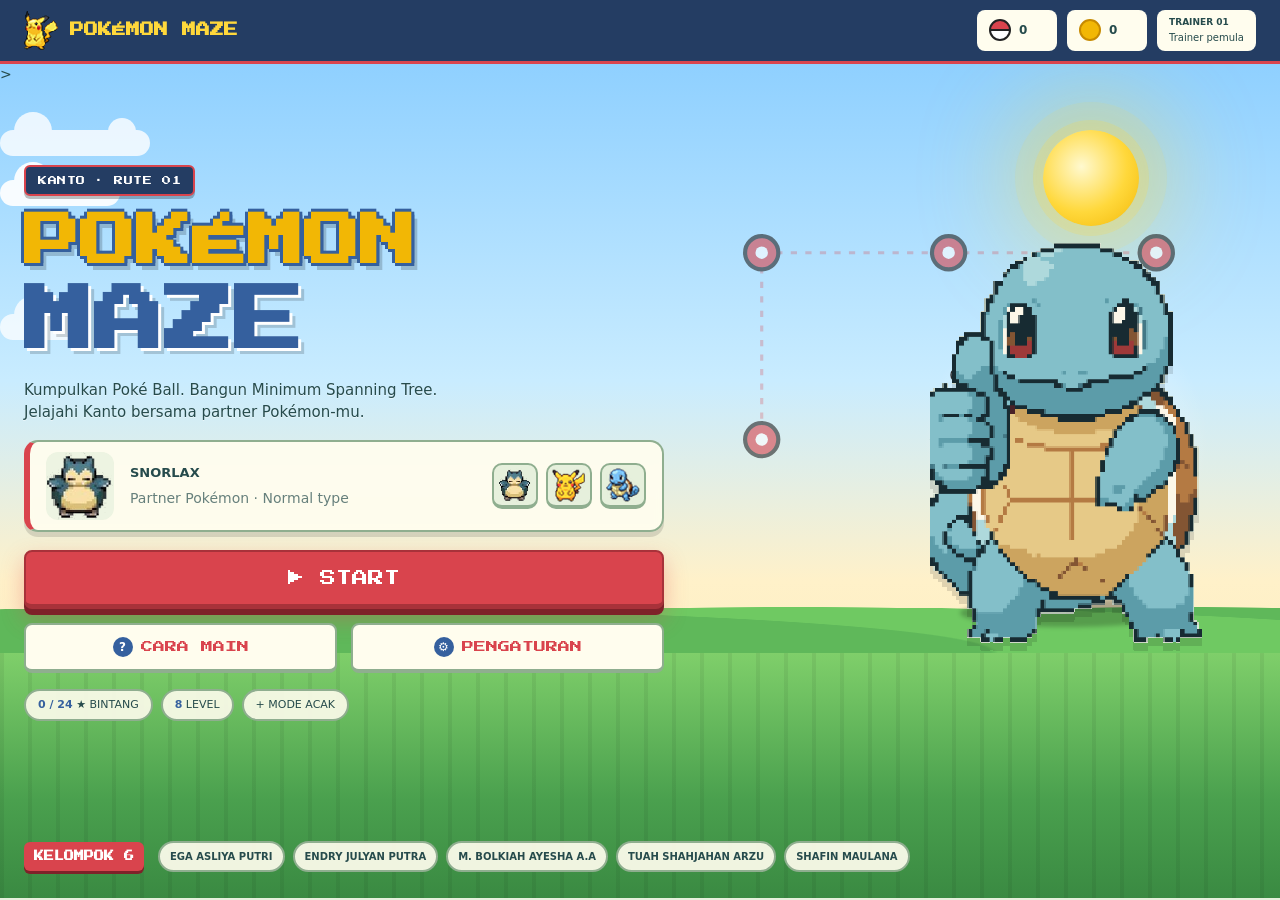
<file: index.html>
<!doctype html>
<html lang="id">
  <head>
    <meta charset="utf-8" />
    <meta
      name="viewport"
      content="width=device-width, initial-scale=1, viewport-fit=cover"
    />
    <title>Pokémon Maze · Minimum Spanning Tree</title>
    <link
      href="https://fonts.googleapis.com/css2?family=Press+Start+2P&display=swap"
      rel="stylesheet"
    />
    <link rel="stylesheet" href="css/style.css" />
    <link rel="stylesheet" href="css/lobby.css" />
    <link rel="stylesheet" href="css/victory.css" />
    <script>try{document.documentElement.dataset.theme=localStorage.getItem('pokemon-maze:theme')==='dark'?'dark':'light'}catch(e){}</script>
  </head>
  <body>
    <!-- ===== HEADER ===== -->
    <header>
      <img src="assets/ui/pikachu-logo.png" alt="" />
      <b class="px">POKÉMON MAZE</b>

      <span class="hdr-title" id="hdrTitle">HOW TO PLAY</span>

      <div class="hud">
        <div class="chip pts"><i class="ball"></i><b id="hB">0</b></div>
        <div class="chip pts"><i class="coin"></i><b id="hC">0</b></div>
        <div class="chip tr">
          <small>TRAINER 01</small><span>Trainer pemula</span>
        </div>
      </div>

      <!-- Hamburger menu: hanya tampil saat bermain -->
      <div class="menu-wrap" id="menuWrap">
        <button
          class="menu-btn"
          id="menuBtn"
          aria-label="Menu permainan"
          aria-haspopup="true"
          aria-expanded="false"
          aria-controls="menuList"
        >
          ☰
        </button>
        <div class="menu-list card" id="menuList" role="menu">
          <button class="btn" role="menuitem" data-action="restart">
            ↻ ULANGI
          </button>
          <button class="btn" role="menuitem" data-action="menu">⌂ MENU</button>
        </div>
      </div>
    </header>

    <!-- ===== LOBBY ===== -->
    <main id="lobby">
      <!-- Latar dekoratif (semua CSS) -->
      <div class="lob-sky" aria-hidden="true">
        <i class="lob-stars"></i>
        <i class="lob-sun"></i>
        <i class="cloud c1"></i><i class="cloud c2"></i><i class="cloud c3"></i>
        <svg class="lob-graph" viewBox="0 0 520 340">
          <path class="gx" d="M70 70L250 70M250 70L450 70M70 70L70 250M250 250L450 250" />
          <path class="ge e1" d="M70 70L250 70" />
          <path class="ge e2" d="M250 70L450 70" />
          <path class="ge e3" d="M250 70L250 250" />
          <path class="ge e4" d="M250 250L70 250" />
          <path class="ge e5" d="M450 70L450 250" />
          <path class="ge e6" d="M70 250L70 70" />
          <g class="gn"><circle cx="70" cy="70" r="16" fill="#d9444d" stroke="#222" stroke-width="4" /><circle cx="70" cy="70" r="6" fill="#fff" /></g>
          <g class="gn"><circle cx="250" cy="70" r="16" fill="#d9444d" stroke="#222" stroke-width="4" /><circle cx="250" cy="70" r="6" fill="#fff" /></g>
          <g class="gn"><circle cx="450" cy="70" r="16" fill="#d9444d" stroke="#222" stroke-width="4" /><circle cx="450" cy="70" r="6" fill="#fff" /></g>
          <g class="gn"><circle cx="70" cy="250" r="16" fill="#d9444d" stroke="#222" stroke-width="4" /><circle cx="70" cy="250" r="6" fill="#fff" /></g>
          <g class="gn"><circle cx="250" cy="250" r="16" fill="#d9444d" stroke="#222" stroke-width="4" /><circle cx="250" cy="250" r="6" fill="#fff" /></g>
          <g class="gn"><circle cx="450" cy="250" r="16" fill="#d9444d" stroke="#222" stroke-width="4" /><circle cx="450" cy="250" r="6" fill="#fff" /></g>
        </svg>
        ><i class="fball f4"></i><i class="fball f5"></i>
        <div class="lob-ground"></div>
      </div>

      <div class="lw">
        <div class="l">
          <span class="lob-tag px" style="--i: 0">KANTO · RUTE 01</span>
          <h1 class="px">
            <span class="y">POKÉMON</span><span class="bl">MAZE</span>
          </h1>
          <p class="sub" style="--i: 2">
            Kumpulkan Poké Ball. Bangun Minimum Spanning Tree.<br />Jelajahi
            Kanto bersama partner Pokémon-mu.
          </p>
          <div class="partner" style="--i: 3">
            <img id="pc" src="assets/characters/snorlax/down.png" alt="" />
            <div>
              <b id="partnerName">SNORLAX</b
              ><span id="partnerInfo">Partner Pokémon · Normal type</span>
            </div>
            <div class="party" role="group" aria-label="Pilih partner">
              <button class="party-btn" data-id="snorlax" aria-label="Snorlax">
                <img src="assets/characters/snorlax/down.png" alt="" />
              </button>
              <button class="party-btn" data-id="pikachu" aria-label="Pikachu">
                <img src="assets/characters/pikachu/down.png" alt="" />
              </button>
              <button class="party-btn" data-id="squirtle" aria-label="Squirtle">
                <img src="assets/characters/squirtle/down.png" alt="" />
              </button>
            </div>
          </div>
          <button class="btn big" id="start" style="--i: 4">▶ START</button>
          <div class="two" style="--i: 5">
            <button class="btn" id="how"><span class="ico">?</span>CARA MAIN</button>
            <button class="btn" id="set"><span class="ico">⚙</span>PENGATURAN</button>
          </div>
          <div class="lob-stats" style="--i: 6">
            <span class="pill"><b id="lobStars">0 / 24</b> ★ BINTANG</span>
            <span class="pill"><b id="lobLevels">8</b> LEVEL</span>
            <span class="pill">+ MODE ACAK</span>
          </div>
        </div>
        <div class="hero">
          <img id="mascot" src="assets/ui/squirtle.png" alt="" />
        </div>
      </div>
      <footer class="foot">
        <b class="px foot-team">KELOMPOK 6</b>
        <div class="foot-names">
          <span>EGA ASLIYA PUTRI</span><span>ENDRY JULYAN PUTRA</span
          ><span>M. BOLKIAH AYESHA A.A</span><span>TUAH SHAHJAHAN ARZU</span
          ><span>SHAFIN MAULANA</span>
        </div>
      </footer>
    </main>

    <!-- ===== CARA MAIN (layar penuh, mengikuti docs/design/how-to-play.png) ===== -->
    <main id="howto">
      <div class="ht-wrap">
        <h1 class="px">HOW TO PLAY</h1>
        <p class="ht-lead">
          Sambungkan semua Poké Ball. Hemat budget. Buktikan strategi terbaikmu.
        </p>
        <p class="ht-note">
          Kontrol: WASD / tombol arah, atau klik node di sebelahmu. Menabrak
          tembok tidak mengurangi budget.
        </p>

        <div class="ht-steps">
          <section class="card">
            <span class="px ht-num">01</span>
            <h3>START → SEMUA BALL</h3>
            <p>
              Gerakkan partner-mu dari titik Start menyusuri koridor ke tiap
              Poké Ball (node). Sambungkan semuanya.<br />Bergerak hanya atas,
              bawah, kiri, kanan.
            </p>
          </section>
          <section class="card">
            <span class="px ht-num">02</span>
            <h3>JAGA BUDGET-MU</h3>
            <p>
              Budget = bobot MST + sedikit kelonggaran. Setiap petak edge baru
              mengurangi 1 budget; edge yang sudah dipasang gratis dilewati
              lagi. Jika sisa budget tak cukup untuk menyambung semua node,
              permainan berakhir.
            </p>
          </section>
          <section class="card">
            <span class="px ht-num">03</span>
            <h3>KEJAR SKOR TERBAIK</h3>
            <p>
              Semakin dekat bobot pohonmu ke bobot MST, semakin tinggi
              skornya.<br />Edge MST ditampilkan setelah permainan selesai.
            </p>
          </section>
        </div>

        <div class="ht-info">
          <section class="card">
            <h4>KENAPA SPANNING TREE?</h4>
            <p>
              Semua node terhubung dan tidak membentuk siklus. Edge yang menutup
              siklus ditolak dan pemain terpental balik. Hanya ada satu jalur
              sederhana antar dua node.
            </p>
            <div class="ht-tree">
              <svg
                viewBox="0 0 304 124"
                role="img"
                aria-label="Contoh graf pohon"
              >
                <g stroke="#4f9a4a" stroke-width="4" stroke-linecap="round">
                  <path
                    d="M33 37H113M113 37H193M193 37H273M113 37V97M193 37V97"
                  />
                </g>
                <rect
                  x="23"
                  y="27"
                  width="20"
                  height="20"
                  rx="2"
                  fill="#d9444d"
                />
                <rect
                  x="103"
                  y="27"
                  width="20"
                  height="20"
                  rx="2"
                  fill="#7dac5a"
                />
                <rect
                  x="183"
                  y="27"
                  width="20"
                  height="20"
                  rx="2"
                  fill="#7dac5a"
                />
                <rect
                  x="263"
                  y="27"
                  width="20"
                  height="20"
                  rx="2"
                  fill="#35609e"
                />
                <rect
                  x="103"
                  y="87"
                  width="20"
                  height="20"
                  rx="2"
                  fill="#7dac5a"
                />
                <rect
                  x="183"
                  y="87"
                  width="20"
                  height="20"
                  rx="2"
                  fill="#7dac5a"
                />
              </svg>
              <b>TERHUBUNG<br />TANPA SIKLUS<br />SATU JALUR UNIK</b>
            </div>
            <small>Ilustrasi graf pohon; bukan peta permainan.</small>
          </section>
          <section class="card">
            <h4>SKOR &amp; BINTANG</h4>
            <p class="ht-formula">
              Skor = maks(0, 1000 − 25 × bobot ekstra − 50 × petunjuk)
            </p>
            <p>Bobot ekstra = bobot pohonmu − bobot MST.</p>
            <dl class="ht-stars">
              <dt>3 BINTANG</dt>
              <dd>Sama dengan bobot MST.</dd>
              <dt>2 BINTANG</dt>
              <dd>Maksimal 25% lebih berat dari MST.</dd>
              <dt>1 BINTANG</dt>
              <dd>Semua node terhubung, tetapi lebih dari 25% di atas MST.</dd>
            </dl>
          </section>
        </div>
      </div>

      <footer class="ht-foot">
        <button class="btn" id="howBack">MAIN MENU</button>
        <div class="ht-meta">
          <b>KANTO / RUTE 01</b><span>Setiap langkah berarti.</span
          ><span>POKÉMON MAZE &nbsp;•&nbsp; SOLO</span>
        </div>
      </footer>
    </main>

    <!-- ===== GAME ===== -->
    <section id="game">
      <div id="board">
        <canvas id="cv"></canvas>
        <div class="pad">
          <span></span><button data-d="u">▲</button><span></span>
          <button data-d="l">◀</button><button data-d="d">▼</button
          ><button data-d="r">▶</button>
        </div>
      </div>

      <aside id="panel">
        <div class="card">
          <b class="px" id="lname"></b>
          <div class="st">
            <div>Total node<b id="sN"></b></div>
            <div>Dikunjungi<b id="sV"></b></div>
            <div>Belum dikunjungi<b id="sU"></b></div>
            <div>Total move<b id="sM"></b></div>
            <div>Sisa budget<b id="sB"></b></div>
            <div>Bobot perjalanan<b id="sW"></b></div>
            <div>Bobot MST<b id="sT"></b></div>
            <div>Siklus ditolak<b id="sP"></b></div>
          </div>
          <div class="bar"><i id="bar"></i></div>
        </div>

        <div class="card">
          <b>INFORMASI ALGORITMA</b>
          <p class="algo-info">
            Bangun pohon rentang dengan menghubungkan node baru menggunakan edge
            berbobot minimum (algoritma Prim).
          </p>
        </div>

        <div class="card">
          <b class="small"
            >Bobot termurah dari pohonmu (posisi: <span id="dFrom"></span>)</b
          >
          <div id="dl" class="dl"></div>
          <div id="dnote" class="dn"></div>
          <div class="row">
            <button class="btn" id="hint">💡 PETUNJUK</button>
            <button class="btn" id="dtg">JARAK: OFF</button>
          </div>
          <p id="hmsg" class="hm"></p>
        </div>

        <div class="card lg">
          <span><u style="background: #d9444d"></u>Node belum</span>
          <span><u style="background: #f2b705"></u>Node dikunjungi</span>
          <span><i style="background: #2e9b4a"></i>Edge MST (Prim)</span>
          <span><i style="background: #d9444d"></i>Edge ditolak (siklus)</span>
          <span><i style="background: #b08a4a"></i>Edge belum diambil</span>
          <span><i style="background: #2f6fe0"></i>Pohonmu</span>
          <span><i style="background: #8a4dff"></i>Petunjuk</span>
        </div>
      </aside>
    </section>

    <!-- ===== DIALOG ===== -->
    <div id="ov"><div class="card" id="ovc"></div></div>

    <script type="module" src="js/main.js"></script>
  </body>
</html>
</file>
<file: css/style.css>
/* =====================================================
   DAFTAR ISI
   1. Variabel & dasar      5. Lobby
   2. Komponen umum         6. Game (papan & panel)
   3. Header & hamburger    7. Dialog (overlay)
   4. Pergantian layar      8. Responsif
   ===================================================== */

/* ---------- 1. Variabel & dasar ---------- */
:root {
  --bg: #e6f0dc;
  --card: #fffdee;
  --ink: #264b4c;
  --line: #8fae8f;
  --navy: #243d63;
  --red: #d9444d;
  --blue: #35609e;
}
:root[data-theme="dark"] {
  color-scheme: dark;
  --bg: #1d2b23;
  --card: #26372d;
  --ink: #e6efd9;
  --line: #4f6e5a;
}

* {
  box-sizing: border-box;
}

body {
  margin: 0;
  background: var(--bg);
  color: var(--ink);
  font:
    14px/1.5 system-ui,
    -apple-system,
    "Segoe UI",
    sans-serif;
}

.px {
  font-family: "Press Start 2P", monospace;
}

/* ---------- 2. Komponen umum ---------- */
.card {
  background: var(--card);
  border: 2px solid var(--line);
  border-radius: 10px;
  padding: 12px;
}

.btn {
  font-family: "Press Start 2P", monospace;
  font-size: 11px;
  background: var(--card);
  color: var(--red);
  border: 2px solid var(--line);
  border-bottom-width: 5px;
  border-radius: 8px;
  padding: 12px 14px;
  cursor: pointer;
}
.btn:active {
  transform: translateY(2px);
  border-bottom-width: 3px;
}
.btn:disabled {
  opacity: 0.5;
  cursor: not-allowed;
}
.btn.is-selected {
  background: var(--bg);
}
.btn.big {
  background: var(--red);
  color: #fff;
  border-color: #a8323a;
  width: 100%;
  font-size: 14px;
  padding: 16px;
}

.row {
  display: flex;
  gap: 8px;
  flex-wrap: wrap;
  margin-top: 10px;
}
.row .btn {
  flex: 1;
}

/* ---------- 3. Header & hamburger ---------- */
header {
  position: sticky;
  top: 0;
  z-index: 5;
  background: var(--navy);
  border-bottom: 3px solid var(--red);
  padding: calc(10px + env(safe-area-inset-top, 0px)) 24px 10px;
  display: flex;
  align-items: center;
  gap: 12px;
  color: #ffd83b;
}
header img {
  width: 34px;
  height: 40px;
  object-fit: contain;
  image-rendering: pixelated;
}
header > b {
  font-size: 14px;
}

.hud {
  margin-left: auto;
  display: flex;
  gap: 10px;
}
.chip {
  background: #fffdee;
  color: #264b4c;
  border-radius: 8px;
  padding: 6px 12px;
  display: flex;
  align-items: center;
  gap: 8px;
  font-size: 12px;
  min-width: 80px;
}
.chip.tr {
  flex-direction: column;
  align-items: flex-start;
  gap: 0;
}
.chip small {
  font-weight: 700;
  font-size: 9px;
}
.chip span {
  font-size: 10px;
}

.ball,
.coin {
  width: 22px;
  height: 22px;
  border-radius: 50%;
}
.ball {
  background: linear-gradient(#d9444d 42%, #222 42% 56%, #fff 56%);
  border: 2px solid #222;
}
.coin {
  background: #f2b705;
  border: 2px solid #c78a00;
}

/* Hamburger menu (☰) */
.menu-wrap {
  position: relative;
}
.menu-btn {
  width: 42px;
  height: 42px;
  font-size: 22px;
  line-height: 1;
  color: #ffd83b;
  background: transparent;
  border: 2px solid #ffd83b;
  border-radius: 8px;
  cursor: pointer;
}
.menu-btn:hover,
.menu-btn[aria-expanded="true"] {
  background: rgba(255, 216, 59, 0.15);
}

.menu-list {
  display: none;
  position: absolute;
  right: 0;
  top: calc(100% + 8px);
  z-index: 6;
  min-width: 190px;
  flex-direction: column;
  gap: 8px;
  padding: 10px;
  box-shadow: 0 6px 18px rgba(0, 0, 0, 0.3);
}
.menu-list.open {
  display: flex;
}
.menu-list .btn {
  width: 100%;
  text-align: left;
  color: var(--ink);
}

/* ---------- 4. Pergantian layar ----------
   JS hanya menambah/menghapus class "in-game" pada <body>. */
body.in-game #lobby {
  display: none;
}
body:not(.in-game) #game {
  display: none;
}
body:not(.in-game) .menu-wrap {
  display: none;
}
body.in-game .chip.pts {
  display: none;
} /* poin hanya tampil di lobby */

/* Layar "Cara Main": class "in-howto" */
body.in-howto #lobby,
body.in-howto .hud,
body.in-howto .menu-wrap {
  display: none;
}
body:not(.in-howto) #howto,
body:not(.in-howto) .hdr-title {
  display: none;
}

/* ---------- 5. Lobby ---------- */
#lobby {
  min-height: calc(100vh - 66px);
  display: flex;
  flex-direction: column;
  background:
    conic-gradient(
        rgba(255, 255, 255, 0.25) 25%,
        transparent 0 50%,
        rgba(255, 255, 255, 0.25) 0 75%,
        transparent 0
      )
      0 0 / 96px 96px,
    var(--bg);
}
.lw {
  flex: 1;
  display: flex;
  flex-wrap: wrap;
  align-items: center;
  justify-content: space-between;
  gap: 40px;
  padding: 48px 24px 56px;
  max-width: 1280px;
  margin: 0 auto;
  width: 100%;
}
.lw .l {
  flex: 1 1 380px;
  max-width: 690px;
}

#lobby h1 {
  margin: 0 0 20px;
  line-height: 1.1;
}
#lobby h1 span {
  display: block;
}
.y {
  font-size: clamp(32px, 6vw, 52px);
  color: #f2b705;
  text-shadow:
    -3px 0 var(--blue),
    3px 0 var(--blue),
    0 -3px var(--blue),
    0 3px var(--blue),
    3px 3px 0 var(--blue);
}
.bl {
  font-size: clamp(38px, 7vw, 64px);
  color: var(--blue);
  margin-top: 10px;
}
.sub {
  margin: 0 0 14px;
  font-size: 15px;
  opacity: 0.85;
}

.partner {
  display: flex;
  gap: 16px;
  align-items: center;
  background: var(--card);
  border: 2px solid var(--line);
  border-left: 6px solid var(--red);
  border-radius: 12px;
  padding: 10px 16px;
  margin: 0 0 16px;
}
.partner img {
  width: 64px;
  height: 64px;
  object-fit: contain;
  image-rendering: pixelated;
}
.partner b {
  display: block;
  font-size: 13px;
  margin-bottom: 6px;
}
.partner span {
  opacity: 0.7;
}

.two {
  display: grid;
  grid-template-columns: 1fr 1fr;
  gap: 14px;
  margin-top: 14px;
}
.two .btn {
  color: var(--red);
  font-size: 12px;
  border-bottom-width: 2px;
}

#mascot {
  height: min(400px, 60vw);
  image-rendering: pixelated;
}

.foot {
  display: flex;
  flex-wrap: wrap;
  gap: 6px 30px;
  align-content: flex-end;
  padding: 40px max(24px, calc((100% - 1280px) / 2 + 24px)) 28px;
  font-size: 10px;
  font-weight: 700;
  background: #cee0ab;
  min-height: calc((100vh - 66px) * 0.25);
}
.foot span:first-child {
  flex-basis: 100%;
}
:root[data-theme="dark"] .foot {
  background: #2d4636;
}

/* ---------- 6. Game (papan & panel) ---------- */
#game {
  display: flex;
  flex-wrap: wrap;
  gap: 12px;
  max-width: 1500px;
  margin: 0 auto;
  padding: 12px;
}
#board {
  flex: 3 1 560px;
  min-width: 0;
}
canvas {
  width: 100%;
  display: block;
  image-rendering: pixelated;
  border: 3px solid var(--line);
  border-radius: 8px;
  background: #ead49a;
  touch-action: none;
}

/* Tombol arah di layar (hanya perangkat sentuh) */
.pad {
  display: none;
  grid-template-columns: repeat(3, 56px);
  gap: 6px;
  justify-content: center;
  margin: 10px 0;
}
.pad button {
  height: 56px;
  font-size: 20px;
  border-radius: 10px;
  border: 2px solid var(--line);
  background: var(--card);
  color: var(--ink);
}
@media (pointer: coarse) {
  .pad {
    display: grid;
  }
}

#panel {
  flex: 1 1 300px;
  max-width: 100%;
  display: flex;
  flex-direction: column;
  gap: 10px;
}
#lname {
  display: block;
  font-size: 11px;
}
.card b.small {
  font-size: 12px;
}

.st {
  display: grid;
  grid-template-columns: 1fr 1fr;
  gap: 6px;
  margin-top: 8px;
}
.st div {
  background: var(--bg);
  border-radius: 6px;
  padding: 6px 8px;
  font-size: 12px;
}
.st b {
  display: block;
  font-size: 15px;
}

.bar {
  height: 10px;
  background: var(--bg);
  border-radius: 5px;
  overflow: hidden;
  margin-top: 6px;
}
.bar i {
  display: block;
  height: 100%;
  width: 0;
  background: #4a9d52;
  transition: width 0.2s;
}

.algo-info {
  margin: 8px 0 0;
  font-size: 12px;
  background: var(--bg);
  border-radius: 6px;
  padding: 8px;
}

.dl {
  display: flex;
  flex-wrap: wrap;
  gap: 6px;
  margin-top: 8px;
}
.dl span {
  background: var(--bg);
  border-radius: 6px;
  padding: 3px 8px;
  font-size: 12px;
  border: 2px solid transparent;
}
.dl b {
  margin-right: 2px;
}
.dl .near {
  border-color: #2e9b4a;
}
.dn {
  font-size: 11px;
  opacity: 0.8;
  margin-top: 6px;
}

.hm {
  font-size: 12px;
  margin: 8px 0 0;
  background: var(--bg);
  border-radius: 6px;
  padding: 6px 8px;
}
.hm:empty {
  display: none;
}
#panel .row .btn {
  font-size: 10px;
  padding: 10px;
}

/* Legenda warna */
.lg {
  display: grid;
  grid-template-columns: 1fr 1fr;
  gap: 4px 8px;
  font-size: 11px;
}
.lg span {
  display: flex;
  align-items: center;
  gap: 6px;
}
.lg i {
  width: 18px;
  height: 6px;
  border-radius: 3px;
  flex: none;
}
.lg u {
  width: 12px;
  height: 12px;
  border-radius: 50%;
  flex: none;
}

/* ---------- 7. Dialog (overlay) ---------- */
#ov {
  position: fixed;
  inset: 0;
  z-index: 9;
  display: none;
  align-items: center;
  justify-content: center;
  padding: 16px;
  background: rgba(20, 30, 40, 0.65);
}
#ov.open {
  display: flex;
}
#ov .card {
  max-width: 520px;
  max-height: 90vh;
  overflow: auto;
}
#ov h2 {
  font-family: "Press Start 2P", monospace;
  font-size: 16px;
  line-height: 1.4;
  margin: 0 0 10px;
}

/* ---------- Dialog "Pilih Level" ---------- */

/* ---------- Dialog "Pengaturan" (kepala & tombol ✕ sama dengan Pilih Level) ---------- */
#ov .card:has(> .lv-dlg.set-dlg) {
  max-width: 560px;
}
.set-sec {
  margin: 0 0 24px;
}
.set-sec:last-child {
  margin-bottom: 0;
}
.set-label {
  display: flex;
  align-items: center;
  gap: 10px;
  margin: 0 0 12px;
  font: normal 10px/1.4 "Press Start 2P", monospace;
  color: color-mix(in srgb, var(--blue) 70%, var(--ink));
}
.set-label::after {
  content: "";
  flex: 1;
  border-top: 3px dotted var(--line);
}

.set-chars {
  display: grid;
  grid-template-columns: repeat(auto-fit, minmax(120px, 1fr));
  gap: 12px;
}
.set-seg {
  display: grid;
  grid-auto-flow: column;
  grid-auto-columns: minmax(0, 1fr);
  gap: 12px;
}

/* Tombol pilihan: --c = warna pilihan (diisi dari JS) */
.set-opt {
  --c: #4a9d52;
  position: relative;
  display: flex;
  flex-direction: column;
  align-items: center;
  justify-content: center;
  gap: 8px;
  padding: 12px 8px;
  text-align: center;
  font-family: "Press Start 2P", monospace;
  color: var(--ink);
  background: color-mix(in srgb, var(--bg) 55%, var(--card));
  border: 3px solid var(--line);
  border-bottom-width: 6px;
  border-radius: 12px;
  cursor: pointer;
  transition: transform 0.08s;
}
.set-opt:hover {
  transform: translateY(-2px);
  border-color: var(--c);
}
.set-opt:active {
  transform: translateY(2px);
  border-bottom-width: 4px;
}
.set-opt:focus-visible {
  outline: 3px solid var(--blue);
  outline-offset: 2px;
}
.set-opt.is-selected {
  border-color: var(--c);
  background: color-mix(in srgb, var(--c) 16%, var(--card));
}
.set-opt.is-selected::after {
  content: "✓";
  position: absolute;
  top: -10px;
  right: -8px;
  width: 22px;
  height: 22px;
  display: grid;
  place-items: center;
  font: 700 12px/1 system-ui, sans-serif;
  color: #fff;
  background: var(--c);
  border: 2px solid var(--card);
  border-radius: 50%;
}

.set-sprite {
  width: 60px;
  height: 60px;
  padding: 4px;
  object-fit: contain;
  image-rendering: pixelated;
  background: color-mix(in srgb, var(--c) 18%, transparent);
  border-radius: 10px;
}
.set-text {
  display: flex;
  flex-direction: column;
  align-items: center;
  gap: 4px;
  min-width: 0;
}
.set-name {
  font-weight: normal;
  font-size: 10px;
  line-height: 1.3;
}
.set-type {
  font: 11px/1.3 system-ui, sans-serif;
  opacity: 0.75;
}
.set-ico {
  font: 18px/1 system-ui, sans-serif;
  letter-spacing: 1px;
  color: var(--c);
}

@media (max-width: 480px) {
  .set-chars {
    grid-template-columns: 1fr;
  }
  .set-char {
    flex-direction: row;
    justify-content: flex-start;
    gap: 14px;
    padding: 10px 14px;
    text-align: left;
  }
  .set-char .set-text {
    align-items: flex-start;
  }
}
@media (prefers-reduced-motion: reduce) {
  .set-opt {
    transition: none;
  }
}

#ov .card:has(> .lv-dlg) {
  width: 100%;
  max-width: 780px;
  padding: 0;
  overflow: hidden;
  display: flex;
  --lv-check: rgba(255, 255, 255, 0.22);
}
:root[data-theme="dark"] #ov .card:has(> .lv-dlg) {
  --lv-check: rgba(255, 255, 255, 0.04);
}
.lv-dlg {
  display: flex;
  flex-direction: column;
  width: 100%;
  max-height: calc(90vh - 4px);
}

/* Kepala: pita Poké Ball di atas, judul di tengah, tombol silang di kanan */
.lv-head {
  position: relative;
  flex: none;
  padding: 34px 60px 14px;
  text-align: center;
  background: linear-gradient(var(--red) 0 12px, #222 12px 16px, transparent 16px);
}
#ov .lv-head h2 {
  margin: 0 0 8px;
  font-size: clamp(16px, 3.4vw, 22px);
  color: #f2b705;
  text-shadow:
    -2px 0 var(--blue),
    2px 0 var(--blue),
    0 -2px var(--blue),
    0 2px var(--blue),
    2px 2px 0 var(--blue);
}
.lv-head p {
  margin: 0;
  font-size: 12px;
  opacity: 0.8;
}
.lv-close {
  position: absolute;
  top: 24px;
  right: 14px;
  width: 38px;
  height: 38px;
  display: grid;
  place-items: center;
  font-size: 18px;
  line-height: 1;
  color: var(--ink);
  background: var(--card);
  border: 2px solid var(--line);
  border-bottom-width: 4px;
  border-radius: 8px;
  cursor: pointer;
}
.lv-close:hover {
  color: var(--red);
  border-color: var(--red);
}
.lv-close:active {
  transform: translateY(2px);
  border-bottom-width: 2px;
}

/* Isi: daftar kartu level (bisa di-scroll, kepala tetap terlihat) */
.lv-body {
  overflow: auto;
  min-height: 0;
  padding: 8px 22px 22px;
}
.lv-grid {
  display: grid;
  grid-template-columns: repeat(2, minmax(0, 1fr));
  gap: 18px 14px;
  padding-top: 8px;
}

/* Kartu level: --c = warna level (diisi dari JS) */
.lv-card {
  --c: #4a9d52;
  position: relative;
  display: flex;
  align-items: center;
  gap: 14px;
  padding: 12px 14px 12px 12px;
  text-align: left;
  font-family: "Press Start 2P", monospace;
  color: var(--ink);
  background: color-mix(in srgb, var(--bg) 55%, var(--card));
  border: 3px solid var(--line);
  border-bottom-width: 6px;
  border-radius: 12px;
  cursor: pointer;
  transition: transform 0.08s;
}
.lv-card:hover {
  transform: translateY(-2px);
  border-color: var(--c);
}
.lv-card:active {
  transform: translateY(2px);
  border-bottom-width: 4px;
}
.lv-card:focus-visible,
.lv-close:focus-visible {
  outline: 3px solid var(--blue);
  outline-offset: 2px;
}

/* Kotak nomor */
.lv-num {
  flex: none;
  display: grid;
  place-items: center;
  width: 64px;
  height: 64px;
  font-size: 24px;
  color: #fff;
  text-shadow: 2px 2px 0 rgba(0, 0, 0, 0.35);
  background: var(--c);
  border-radius: 10px;
  box-shadow:
    inset 0 -6px 0 rgba(0, 0, 0, 0.22),
    inset 0 3px 0 rgba(255, 255, 255, 0.3),
    0 0 0 3px rgba(0, 0, 0, 0.28);
}

/* Deskripsi, bintang, jumlah node */
.lv-info {
  min-width: 0;
  display: flex;
  flex-direction: column;
  gap: 8px;
}
.lv-desc {
  font-weight: normal;
  font-size: 10px;
  line-height: 1.35;
  overflow-wrap: anywhere;
}
.lv-stars {
  display: flex;
  gap: 3px;
  font: 17px/1 system-ui, sans-serif;
}
.lv-stars .on {
  color: #f2b705;
  text-shadow: 0 2px 0 #b07f00;
}
.lv-stars .off {
  color: color-mix(in srgb, var(--ink) 25%, transparent);
}
.lv-meta {
  display: flex;
  align-items: center;
  gap: 6px;
  font-size: 8px;
  opacity: 0.8;
}
.lv-ball {
  flex: none;
  width: 12px;
  height: 12px;
  border-radius: 50%;
  background: linear-gradient(#d9444d 42%, #222 42% 56%, #fff 56%);
  border: 2px solid #222;
}

/* 3 bintang: bingkai emas + lencana */
.lv-card.perfect {
  border-color: #f2b705;
  background: color-mix(in srgb, #f2b705 14%, var(--card));
}
.lv-card.perfect::after {
  content: "SEMPURNA";
  position: absolute;
  top: -11px;
  right: 12px;
  padding: 3px 6px;
  font-size: 7px;
  color: #5a4200;
  background: #f2b705;
  border: 2px solid #b07f00;
  border-radius: 4px;
}

/* Level acak: kartu lebar, kotak pelangi */
.lv-rand {
  grid-column: 1 / -1;
  border-style: dashed;
  border-bottom-style: solid;
}
.lv-rand .lv-num {
  background: conic-gradient(from 20deg, #d9444d, #f2b705, #4a9d52, #2f86c9, #8a4dff, #d9444d);
}
.lv-sub {
  font: 12px/1.4 system-ui, sans-serif;
  opacity: 0.8;
}

@media (max-width: 620px) {
  .lv-head {
    padding: 34px 52px 10px;
  }
  .lv-body {
    padding: 6px 14px 16px;
  }
  .lv-grid {
    grid-template-columns: 1fr;
  }
  .lv-num {
    width: 54px;
    height: 54px;
    font-size: 20px;
  }
}
@media (prefers-reduced-motion: reduce) {
  .lv-card {
    transition: none;
  }
}

.cmp {
  display: grid;
  grid-template-columns: 1fr 1fr;
  gap: 6px;
  margin: 10px 0;
}
.cmp div {
  background: var(--bg);
  border-radius: 6px;
  padding: 6px 8px;
  font-size: 12px;
}
.cmp b {
  display: block;
  font-size: 16px;
}

/* ---------- 8. Responsif ---------- */
@media (max-width: 560px) {
  header {
    padding: 10px 14px;
  }
  .chip.tr {
    display: none;
  }
  .chip {
    min-width: 0;
  }
}

/* ---------- Layar Cara Main ---------- */
.hdr-title {
  margin-left: auto;
  font-size: 13px;
  letter-spacing: 0.04em;
}
#howto {
  min-height: calc(100vh - 66px);
  display: flex;
  flex-direction: column;
  background:
    conic-gradient(
        rgba(255, 255, 255, 0.25) 25%,
        transparent 0 50%,
        rgba(255, 255, 255, 0.25) 0 75%,
        transparent 0
      )
      0 0 / 96px 96px,
    var(--bg);
}
.ht-wrap {
  flex: 1;
  width: 100%;
  max-width: 1328px;
  margin: 0 auto;
  padding: 36px 24px 40px;
}
#howto h1 {
  margin: 0 0 22px;
  font-size: clamp(24px, 4vw, 34px);
  line-height: 1.2;
  color: var(--blue);
}
.ht-lead {
  margin: 0 0 4px;
  font-size: 17px;
  opacity: 0.9;
}
.ht-note {
  margin: 0 0 18px;
  font-size: 12px;
  opacity: 0.75;
}
.ht-steps {
  display: grid;
  grid-template-columns: repeat(3, 1fr);
  gap: 16px;
}
.ht-info {
  display: grid;
  grid-template-columns: 1.3fr 1fr;
  gap: 16px;
  margin-top: 30px;
}
#howto .card {
  border-radius: 12px;
  padding: 20px 22px;
}
.ht-num {
  display: block;
  margin-bottom: 16px;
  font-size: 24px;
  color: var(--red);
}
#howto h3 {
  margin: 0 0 12px;
  font-size: 16px;
}
#howto h4 {
  margin: 0 0 14px;
  font-size: 14px;
  color: var(--blue);
}
#howto p {
  margin: 0 0 8px;
  font-size: 15px;
  line-height: 1.55;
  opacity: 0.88;
}
#howto small {
  font-size: 11px;
  opacity: 0.7;
}
.ht-tree {
  display: flex;
  align-items: center;
  gap: 24px;
  margin: 14px 0 8px;
  flex-wrap: wrap;
}
.ht-tree svg {
  width: 304px;
  max-width: 100%;
  background: color-mix(in srgb, var(--bg) 85%, #cfe3c3);
  border-radius: 8px;
}
.ht-tree b {
  font-size: 12px;
  line-height: 1.6;
  color: #2e7d46;
}
.ht-formula {
  font-weight: 700;
  font-size: 17px !important;
  opacity: 1 !important;
}
.ht-stars {
  display: grid;
  grid-template-columns: max-content 1fr;
  gap: 26px 28px;
  margin: 22px 0 8px;
  align-items: center;
}
.ht-stars dt {
  font-size: 11px;
  font-weight: 700;
  color: #2e7d46;
}
.ht-stars dd {
  margin: 0;
  font-size: 14px;
  opacity: 0.85;
}
.ht-foot {
  background: #cee0ab;
  padding: 34px 24px 24px;
  display: flex;
  flex-direction: column;
  align-items: center;
  gap: 36px;
}
.ht-foot .btn {
  width: min(320px, 100%);
  padding: 18px;
  font-size: 16px;
  color: var(--ink);
  border-bottom-width: 4px;
}
.ht-meta {
  width: 100%;
  max-width: 1280px;
  display: flex;
  justify-content: space-between;
  gap: 12px;
  flex-wrap: wrap;
  font-size: 11px;
}
.ht-meta span:first-of-type {
  order: 0;
}
:root[data-theme="dark"] .ht-foot {
  background: #2d4636;
}
:root[data-theme="dark"] .ht-formula,
:root[data-theme="dark"] .ht-stars dt,
:root[data-theme="dark"] .ht-tree b {
  color: #9fd9a6;
}
@media (max-width: 860px) {
  .ht-steps,
  .ht-info {
    grid-template-columns: 1fr;
  }
  .ht-stars {
    gap: 14px 18px;
  }
}

/* ---------- Dialog hasil (MENANG / KALAH) ---------- */
#ov .card:has(> .lv-dlg.rs-dlg) {
  max-width: 460px;
}
.rs-dlg .lv-head {
  padding: 34px 24px 12px;
}
.rs-dlg.is-win .lv-head h2 {
  animation: rs-title 0.5s cubic-bezier(0.2, 1.4, 0.4, 1) both;
}
.rs-dlg.is-lose .lv-head h2 {
  color: #ff8a90;
  animation: rs-shake 0.5s both;
}
.rs-stars {
  display: flex;
  justify-content: center;
  gap: 10px;
  margin-top: 4px;
}
.rs-star {
  font-size: clamp(44px, 12vw, 60px);
  line-height: 1;
  color: #f2b705;
  text-shadow: 0 3px 0 #b07f00, 0 0 18px rgba(242, 183, 5, 0.55);
}
.rs-star.on {
  opacity: 0;
  animation: rs-star-pop 0.55s cubic-bezier(0.2, 1.5, 0.4, 1) calc(var(--i) * 450ms + 250ms) forwards;
}
.rs-star.off {
  color: var(--line);
  text-shadow: none;
  opacity: 0.45;
}
.rs-after {
  opacity: 0;
  animation: rs-fade 0.5s ease var(--after, 0ms) forwards;
}
.rs-summary {
  margin: 4px 0 16px;
  text-align: center;
  font-size: 14px;
  line-height: 1.55;
}
.rs-nums {
  display: flex;
  justify-content: center;
  gap: 8px;
  padding: 14px 8px;
  border-top: 3px dotted var(--line);
  border-bottom: 3px dotted var(--line);
}
.rs-nums div {
  flex: 1;
  text-align: center;
}
.rs-nums small {
  display: block;
  margin-bottom: 8px;
  font: normal 9px/1.3 "Press Start 2P", monospace;
  opacity: 0.7;
}
.rs-nums b {
  font: normal 20px/1.2 "Press Start 2P", monospace;
}
.rs-nums div:last-child b {
  color: #2e9b4a;
}
.rs-formula {
  margin: 12px 0 14px;
  text-align: center;
  font-size: 12px;
  line-height: 1.5;
  opacity: 0.75;
}
.rs-more {
  margin-bottom: 16px;
  font-size: 13px;
  line-height: 1.55;
}
.rs-more summary {
  cursor: pointer;
  text-align: center;
  font-weight: 700;
  color: var(--blue);
}
.rs-more[open] summary {
  margin-bottom: 10px;
}
.rs-list {
  margin: 0 0 10px;
  padding-left: 20px;
}
.rs-more p {
  margin: 8px 0;
}
.rs-actions {
  margin-top: 4px;
}

@keyframes rs-star-pop {
  0% { opacity: 0; transform: scale(0.1) rotate(-60deg); }
  70% { opacity: 1; transform: scale(1.3) rotate(8deg); }
  100% { opacity: 1; transform: scale(1) rotate(0); }
}
@keyframes rs-title {
  from { opacity: 0; transform: translateY(-14px) scale(0.8); }
  to { opacity: 1; transform: none; }
}
@keyframes rs-shake {
  0%, 100% { transform: none; }
  20%, 60% { transform: translateX(-6px); }
  40%, 80% { transform: translateX(6px); }
}
@keyframes rs-fade {
  from { opacity: 0; transform: translateY(8px); }
  to { opacity: 1; transform: none; }
}
@media (prefers-reduced-motion: reduce) {
  .rs-star.on,
  .rs-after,
  .rs-dlg .lv-head h2 {
    animation: none;
    opacity: 1;
  }
}
</file>
<file: css/lobby.css>
/* =====================================================*/

#lobby {
  position: relative;
  isolation: isolate;
  overflow: hidden;
  min-height: calc(100vh - 66px);
  display: flex;
  flex-direction: column;
  background: linear-gradient(#8fd0ff 0%, #c9ecff 38%, #fff1c9 62%, #f6e7b4 100%);
}
:root[data-theme="dark"] #lobby {
  background: linear-gradient(#070d26 0%, #101c46 45%, #1f3262 70%, #25406a 100%);
}

/* ---------- Latar ---------- */
.lob-sky {
  position: absolute;
  inset: 0;
  z-index: -1;
  pointer-events: none;
  overflow: hidden;
}
.lob-sun {
  position: absolute;
  right: 11%;
  top: 8%;
  width: 96px;
  height: 96px;
  border-radius: 50%;
  background: radial-gradient(circle at 40% 38%, #fff9cf, #ffd83b 55%, #f2b705);
  box-shadow: 0 0 0 10px rgba(255, 216, 59, 0.2), 0 0 0 28px rgba(255, 216, 59, 0.1), 0 0 90px 34px rgba(255, 216, 59, 0.38);
  animation: lob-pulse 5s ease-in-out infinite;
}
:root[data-theme="dark"] .lob-sun {
  background: radial-gradient(circle at 36% 36%, #fff 0 16%, #eef1ff 17% 58%, #b9c5ff);
  box-shadow: 0 0 0 10px rgba(185, 197, 255, 0.14), 0 0 0 28px rgba(185, 197, 255, 0.07), 0 0 90px 30px rgba(150, 170, 255, 0.3);
}
.lob-stars {
  position: absolute;
  inset: 0 0 40% 0;
  opacity: 0;
  background:
    radial-gradient(1.5px 1.5px at 12% 18%, #fff, transparent),
    radial-gradient(1.5px 1.5px at 28% 52%, #cfe4ff, transparent),
    radial-gradient(2px 2px at 41% 12%, #fff3b0, transparent),
    radial-gradient(1.5px 1.5px at 57% 38%, #fff, transparent),
    radial-gradient(1.5px 1.5px at 69% 8%, #cfe4ff, transparent),
    radial-gradient(2px 2px at 83% 44%, #fff, transparent),
    radial-gradient(1.5px 1.5px at 92% 22%, #fff3b0, transparent),
    radial-gradient(1.5px 1.5px at 6% 70%, #fff, transparent),
    radial-gradient(1.5px 1.5px at 48% 66%, #cfe4ff, transparent);
  animation: lob-twinkle 3.6s ease-in-out infinite;
}
:root[data-theme="dark"] .lob-stars {
  opacity: 1;
}

.cloud {
  position: absolute;
  height: 26px;
  border-radius: 26px;
  background: #fff;
  opacity: 0.92;
  animation: lob-drift linear infinite;
}
.cloud::before,
.cloud::after {
  content: "";
  position: absolute;
  background: inherit;
  border-radius: 50%;
}
.cloud::before { width: 38px; height: 38px; left: 14px; top: -18px; }
.cloud::after { width: 28px; height: 28px; right: 14px; top: -12px; }
.cloud.c1 { width: 120px; top: 14%; animation-duration: 70s; animation-delay: -12s; }
.cloud.c2 { width: 84px; top: 30%; animation-duration: 95s; animation-delay: -50s; opacity: 0.75; }
.cloud.c3 { width: 150px; top: 8%; animation-duration: 120s; animation-delay: -80s; opacity: 0.8; }
:root[data-theme="dark"] .cloud { background: #3a4a82; opacity: 0.5; }

/* Graf pohon rentang animasi (tema game) */
.lob-graph {
  position: absolute;
  right: 4%;
  top: 14%;
  width: min(540px, 46vw);
  opacity: 0.6;
}
.lob-graph .ge {
  stroke: #2e9b4a;
  stroke-width: 6;
  stroke-linecap: round;
  fill: none;
  stroke-dasharray: 340;
  stroke-dashoffset: 340;
  animation: lob-draw 7s ease-in-out infinite;
}
.lob-graph .ge.e2 { animation-delay: 0.7s; }
.lob-graph .ge.e3 { animation-delay: 1.4s; }
.lob-graph .ge.e4 { animation-delay: 2.1s; }
.lob-graph .ge.e5 { animation-delay: 2.8s; }
.lob-graph .ge.e6 { animation-delay: 3.5s; }
.lob-graph .gx { stroke: #d9444d; stroke-width: 3; stroke-dasharray: 6 8; opacity: 0.45; fill: none; }
.lob-graph .gn { animation: lob-bob 3.4s ease-in-out infinite; transform-box: fill-box; transform-origin: center; }
.lob-graph .gn:nth-of-type(even) { animation-delay: -1.7s; }
:root[data-theme="dark"] .lob-graph .ge { stroke: #5fe08a; }

.fball {
  position: absolute;
  width: 22px;
  height: 22px;
  border-radius: 50%;
  background: linear-gradient(#d9444d 42%, #222 42% 56%, #fff 56%);
  border: 2px solid #222;
  animation: lob-bob 6s ease-in-out infinite;
}
.fball::after {
  content: "";
  position: absolute;
  inset: 5px;
  border-radius: 50%;
  background: #fff;
  border: 2px solid #222;
}
.fball.f4 { right: 22%; top: 56%; animation-delay: -1s; transform: scale(1.2); }
.fball.f5 { left: 74%; top: 36%; animation-delay: -3s; transform: scale(0.7); }

.lob-ground {
  position: absolute;
  left: 0;
  right: 0;
  bottom: 0;
  height: 30%;
  background: linear-gradient(#7fcf6a, #4aa04e 60%, #3a8a42);
  border-top: 6px solid #a6e58a;
}
.lob-ground::before {
  content: "";
  position: absolute;
  left: 0;
  right: 0;
  top: -46px;
  height: 46px;
  background:
    radial-gradient(60% 100% at 18% 100%, #5fb85a 99%, transparent 100%),
    radial-gradient(55% 100% at 62% 100%, #6fc962 99%, transparent 100%),
    radial-gradient(50% 100% at 92% 100%, #5fb85a 99%, transparent 100%);
}
.lob-ground::after {
  content: "";
  position: absolute;
  inset: 0;
  background: repeating-linear-gradient(90deg, rgba(0, 0, 0, 0.06) 0 4px, transparent 4px 28px);
}
:root[data-theme="dark"] .lob-ground {
  background: linear-gradient(#1f4a3a, #15352a 60%, #0f2a20);
  border-top-color: #2f6a52;
}
:root[data-theme="dark"] .lob-ground::before {
  background:
    radial-gradient(60% 100% at 18% 100%, #1b4636 99%, transparent 100%),
    radial-gradient(55% 100% at 62% 100%, #215642 99%, transparent 100%),
    radial-gradient(50% 100% at 92% 100%, #1b4636 99%, transparent 100%);
}

/* ---------- Isi ---------- */
.lw {
  flex: 1;
  display: flex;
  flex-wrap: wrap;
  align-items: center;
  justify-content: space-between;
  gap: 32px;
  padding: 44px 24px 36px;
  max-width: 1280px;
  margin: 0 auto;
  width: 100%;
}
.lw .l {
  flex: 1 1 400px;
  max-width: 640px;
}
.lob-tag {
  display: inline-block;
  margin: 0 0 16px;
  padding: 7px 12px;
  font-size: 9px;
  letter-spacing: 0.06em;
  color: #fff;
  background: var(--navy);
  border: 2px solid var(--red);
  border-radius: 6px;
  box-shadow: 0 3px 0 rgba(0, 0, 0, 0.25);
}

#lobby h1 {
  margin: 0 0 18px;
  line-height: 1.1;
}
#lobby h1 span {
  display: block;
}
.y {
  font-size: clamp(32px, 6vw, 56px);
  color: #f2b705;
  text-shadow: -3px 0 var(--blue), 3px 0 var(--blue), 0 -3px var(--blue), 0 3px var(--blue), 3px 3px 0 var(--blue), 6px 7px 0 rgba(0, 0, 0, 0.18);
}
.bl {
  font-size: clamp(38px, 7vw, 70px);
  color: var(--blue);
  margin-top: 10px;
  text-shadow: 3px 3px 0 #fff, 6px 6px 0 rgba(0, 0, 0, 0.16);
}
:root[data-theme="dark"] .bl {
  color: #7fb2ff;
  text-shadow: 3px 3px 0 #10204a, 6px 6px 0 rgba(0, 0, 0, 0.3);
}
.sub {
  margin: 0 0 16px;
  font-size: 15px;
  opacity: 0.92;
  text-shadow: 0 1px 0 rgba(255, 255, 255, 0.5);
}
:root[data-theme="dark"] .sub {
  text-shadow: none;
}

/* Kartu partner + pemilih cepat */
.partner {
  display: flex;
  gap: 16px;
  align-items: center;
  flex-wrap: wrap;
  background: color-mix(in srgb, var(--card) 94%, transparent);
  border: 2px solid var(--line);
  border-left: 6px solid var(--red);
  border-radius: 14px;
  padding: 10px 16px;
  margin: 0 0 18px;
  box-shadow: 0 5px 0 rgba(0, 0, 0, 0.12);
  backdrop-filter: blur(4px);
}
.partner > img {
  width: 68px;
  height: 68px;
  object-fit: contain;
  image-rendering: pixelated;
  background: color-mix(in srgb, var(--bg) 70%, transparent);
  border-radius: 12px;
  animation: lob-bob 3s ease-in-out infinite;
}
.partner > div:not(.party) {
  flex: 1 1 140px;
}
.partner b {
  display: block;
  font-size: 13px;
  margin-bottom: 6px;
}
.partner span {
  opacity: 0.7;
}
.party {
  display: flex;
  gap: 8px;
}
.party-btn {
  width: 46px;
  height: 46px;
  padding: 3px;
  background: var(--bg);
  border: 2px solid var(--line);
  border-bottom-width: 4px;
  border-radius: 10px;
  cursor: pointer;
}
.party-btn img {
  width: 100%;
  height: 100%;
  object-fit: contain;
  image-rendering: pixelated;
}
.party-btn:hover { transform: translateY(-2px); border-color: var(--red); }
.party-btn:active { transform: translateY(1px); border-bottom-width: 3px; }
.party-btn.is-selected { border-color: var(--red); background: color-mix(in srgb, var(--red) 14%, var(--card)); }
.party-btn:focus-visible { outline: 3px solid var(--blue); outline-offset: 2px; }

/* Tombol */
#lobby .btn.big {
  position: relative;
  overflow: hidden;
  font-size: 16px;
  padding: 18px;
  box-shadow: 0 6px 0 #7e2229, 0 10px 22px rgba(217, 68, 77, 0.35);
}
#lobby .btn.big::after {
  content: "";
  position: absolute;
  top: 0;
  bottom: 0;
  width: 46px;
  left: -80px;
  transform: skewX(-20deg);
  background: rgba(255, 255, 255, 0.35);
  animation: lob-shine 3.4s ease-in-out infinite;
}
.two {
  display: grid;
  grid-template-columns: 1fr 1fr;
  gap: 14px;
  margin-top: 14px;
}
.two .btn {
  display: flex;
  align-items: center;
  justify-content: center;
  gap: 8px;
  color: var(--red);
  font-size: 12px;
  border-bottom-width: 4px;
}
.ico {
  display: inline-grid;
  place-items: center;
  width: 20px;
  height: 20px;
  font: 700 12px/1 system-ui, sans-serif;
  color: #fff;
  background: var(--blue);
  border-radius: 50%;
}

.lob-stats {
  display: flex;
  flex-wrap: wrap;
  gap: 8px;
  margin-top: 16px;
}
.pill {
  padding: 6px 12px;
  font-size: 11px;
  background: color-mix(in srgb, var(--card) 90%, transparent);
  border: 2px solid var(--line);
  border-radius: 999px;
}
.pill b { color: var(--blue); }
:root[data-theme="dark"] .pill b { color: #ffd83b; }

/* Hero (maskot) */
.hero {
  position: relative;
  flex: 0 1 380px;
  display: grid;
  place-items: center;
}
.hero::before {
  content: "";
  position: absolute;
  width: 78%;
  aspect-ratio: 1;
  border-radius: 50%;
  background: radial-gradient(circle, rgba(255, 255, 255, 0.75), rgba(255, 255, 255, 0) 68%);
}
:root[data-theme="dark"] .hero::before {
  background: radial-gradient(circle, rgba(120, 150, 255, 0.35), rgba(120, 150, 255, 0) 68%);
}
.hero::after {
  content: "";
  position: absolute;
  bottom: 4%;
  width: 56%;
  height: 7%;
  border-radius: 50%;
  background: rgba(0, 0, 0, 0.22);
  filter: blur(2px);
}
#mascot {
  position: relative;
  z-index: 1;
  height: min(400px, 60vw);
  image-rendering: pixelated;
  filter: drop-shadow(0 8px 0 rgba(0, 0, 0, 0.12));
  animation: lob-bob 3.6s ease-in-out infinite;
}

/* Footer (di atas rumput) */
.foot {
  position: relative;
  z-index: 1;
  display: flex;
  flex-wrap: wrap;
  align-items: center;
  gap: 10px 14px;
  padding: 26px max(24px, calc((100% - 1280px) / 2 + 24px)) 26px;
  min-height: 0;
  background: transparent;
  font-size: 10px;
  font-weight: 700;
}
.foot-team {
  font-size: 10px;
  color: #fff;
  background: var(--red);
  padding: 7px 10px;
  border-radius: 6px;
  box-shadow: 0 3px 0 #7e2229;
}
.foot-names {
  display: flex;
  flex-wrap: wrap;
  gap: 8px;
}
.foot-names span {
  padding: 6px 10px;
  color: var(--ink);
  background: color-mix(in srgb, var(--card) 92%, transparent);
  border: 2px solid var(--line);
  border-radius: 999px;
}
.foot span:first-child { flex-basis: auto; }
:root[data-theme="dark"] .foot { background: transparent; }

/* ---------- Animasi ---------- */
@keyframes lob-drift { from { transform: translateX(-200px); } to { transform: translateX(calc(100vw + 200px)); } }
@keyframes lob-bob { 0%, 100% { transform: translateY(0); } 50% { transform: translateY(-9px); } }
@keyframes lob-pulse { 0%, 100% { transform: scale(1); } 50% { transform: scale(1.05); } }
@keyframes lob-twinkle { 0%, 100% { opacity: 0.55; } 50% { opacity: 1; } }
@keyframes lob-draw { 0% { stroke-dashoffset: 340; } 35%, 80% { stroke-dashoffset: 0; } 100% { stroke-dashoffset: -340; } }
@keyframes lob-shine { 0%, 55% { left: -80px; } 100% { left: 120%; } }
@keyframes lob-up { from { opacity: 0; transform: translateY(22px); } to { opacity: 1; transform: none; } }
@keyframes lob-title { 0% { opacity: 0; transform: translateY(-40px) scale(0.7); } 60% { opacity: 1; transform: translateY(6px) scale(1.06); } 100% { opacity: 1; transform: none; } }
@keyframes lob-hero { from { opacity: 0; transform: scale(0.6) rotate(-6deg); } to { opacity: 1; transform: none; } }

/* Masuk tiap kali lobi tampil */
#lobby .l > * { animation: lob-up 0.6s both; animation-delay: calc(var(--i, 0) * 80ms); }
#lobby h1 { animation: lob-title 0.8s both; animation-delay: 0.1s; }
.hero { animation: lob-hero 0.8s 0.2s both; }

/* Masuk sinematik (setelah epilog): lebih lambat, menunggu layar putih memudar */
#lobby.lobby-enter .l > * { animation-delay: calc(0.7s + var(--i, 0) * 110ms); animation-duration: 0.8s; }
#lobby.lobby-enter h1 { animation-delay: 0.6s; animation-duration: 1.1s; }
#lobby.lobby-enter .hero { animation-delay: 0.9s; animation-duration: 1.1s; }

@media (max-width: 720px) {
  .lob-graph, .fball.f4, .fball.f5 { display: none; }
  .hero { flex-basis: 100%; }
  #mascot { height: min(260px, 56vw); }
  .lob-sun { width: 70px; height: 70px; }
}
@media (prefers-reduced-motion: reduce) {
  #lobby *, #lobby *::before, #lobby *::after { animation: none !important; }
  .lob-graph .ge { stroke-dashoffset: 0; }
}
</file>
<file: css/victory.css>
/* ---------- Cutscene kemenangan Level 8 (js/ui/victory.js) ---------- */
#cine {
  position: fixed;
  inset: 0;
  z-index: 30; /* di atas dialog (#ov = 9) dan header (5) */
  display: grid;
  grid-template-columns: 100%;
  grid-template-rows: minmax(0, 1fr); /* canvas selalu fullscreen */
  background: rgba(3, 5, 16, 0); /* alpha dianimasikan dari JS */
  overflow: hidden;
  touch-action: none;
}
/* timpa aturan `canvas` global (border, background, radius) */
#cine canvas {
  grid-row: 1;
  width: 100%;
  height: 100%;
  min-height: 0;
  object-fit: contain;
  border: 0;
  border-radius: 0;
  background: transparent;
  image-rendering: pixelated;
  image-rendering: crisp-edges;
}

/* Tombol LEWATI: tersembunyi, muncul sebentar saat layar diklik/disentuh */
.cine-skip {
  position: absolute;
  top: calc(14px + env(safe-area-inset-top, 0px));
  right: calc(14px + env(safe-area-inset-right, 0px));
  z-index: 1;
  padding: 10px 12px;
  font: 9px/1 "Press Start 2P", monospace;
  color: #ffd83b;
  background: rgba(3, 5, 16, 0.55);
  border: 2px solid #ffd83b;
  border-radius: 6px;
  cursor: pointer;
  opacity: 0;
  pointer-events: none;
  transition: opacity 0.2s ease;
}
.cine-skip.show {
  opacity: 1;
  pointer-events: auto;
}
.cine-skip:hover,
.cine-skip:focus-visible {
  background: rgba(255, 216, 59, 0.2);
  outline: none;
}
.cine-skip:disabled {
  opacity: 0;
  pointer-events: none;
}

/* ---------- Tombol ULANGI / MENU: muncul di atas canvas fullscreen setelah cutscene selesai ---------- */
.cine-actions {
  position: absolute;
  left: 50%;
  top: var(--cine-btn-top, 64%); /* di antara subtitle dan karakter; ubah nilai ini untuk menggeser */
  transform: translateX(-50%);
  z-index: 2;
  display: flex;
  flex-wrap: wrap;
  justify-content: center;
  gap: 18px;
  width: max-content;
  max-width: calc(100% - 24px);
  pointer-events: none;
}
.cine-actions.show {
  pointer-events: auto;
}
.cine-btn {
  min-width: 128px;
  padding: 14px 20px;
  font: 12px/1 "Press Start 2P", monospace;
  color: #ffd83b;
  text-shadow: 2px 2px 0 #0d1a33;
  background: #243d63;
  border: 3px solid #ffd83b;
  border-radius: 6px;
  box-shadow: 0 4px 0 #0d1a33, 0 0 6px rgba(255, 216, 59, 0.35);
  cursor: pointer;
  opacity: 0;
  transform: scale(0.3);
}
.cine-actions.show .cine-btn {
  animation:
    cine-btn-in 0.55s cubic-bezier(0.2, 1.5, 0.4, 1) forwards,
    cine-btn-glow 1.6s ease-in-out 0.6s infinite;
}
.cine-actions.show .cine-btn:nth-child(2) {
  animation-delay: 0.18s, 0.78s; /* tombol kedua menyusul */
}
.cine-btn:hover,
.cine-btn:focus-visible {
  color: #fff;
  background: #35609e;
  outline: none;
}
.cine-btn:active {
  translate: 0 3px;
  box-shadow: 0 1px 0 #0d1a33, 0 0 6px rgba(255, 216, 59, 0.35);
}

@keyframes cine-btn-in {
  0%   { opacity: 0; transform: scale(0.3); }
  60%  { opacity: 1; transform: scale(1.12); }
  100% { opacity: 1; transform: scale(1); }
}
@keyframes cine-btn-glow {
  0%, 100% { box-shadow: 0 4px 0 #0d1a33, 0 0 6px rgba(255, 216, 59, 0.35); }
  50%      { box-shadow: 0 4px 0 #0d1a33, 0 0 20px rgba(255, 216, 59, 0.85); }
}
@media (prefers-reduced-motion: reduce) {
  .cine-actions.show .cine-btn {
    animation: none;
    opacity: 1;
    transform: none;
  }
}

/* ---------- Kursor bintang 4 ujung (aktif saat musik loop diputar) ---------- */
#cine.cine-star-cursor,
#cine.cine-star-cursor * {
  cursor: none !important;
}
#cine canvas.cine-cursor {
  position: absolute;
  inset: 0;
  width: 100%;
  height: 100%;
  z-index: 3;
  pointer-events: none;
  image-rendering: auto;
}
</file>
